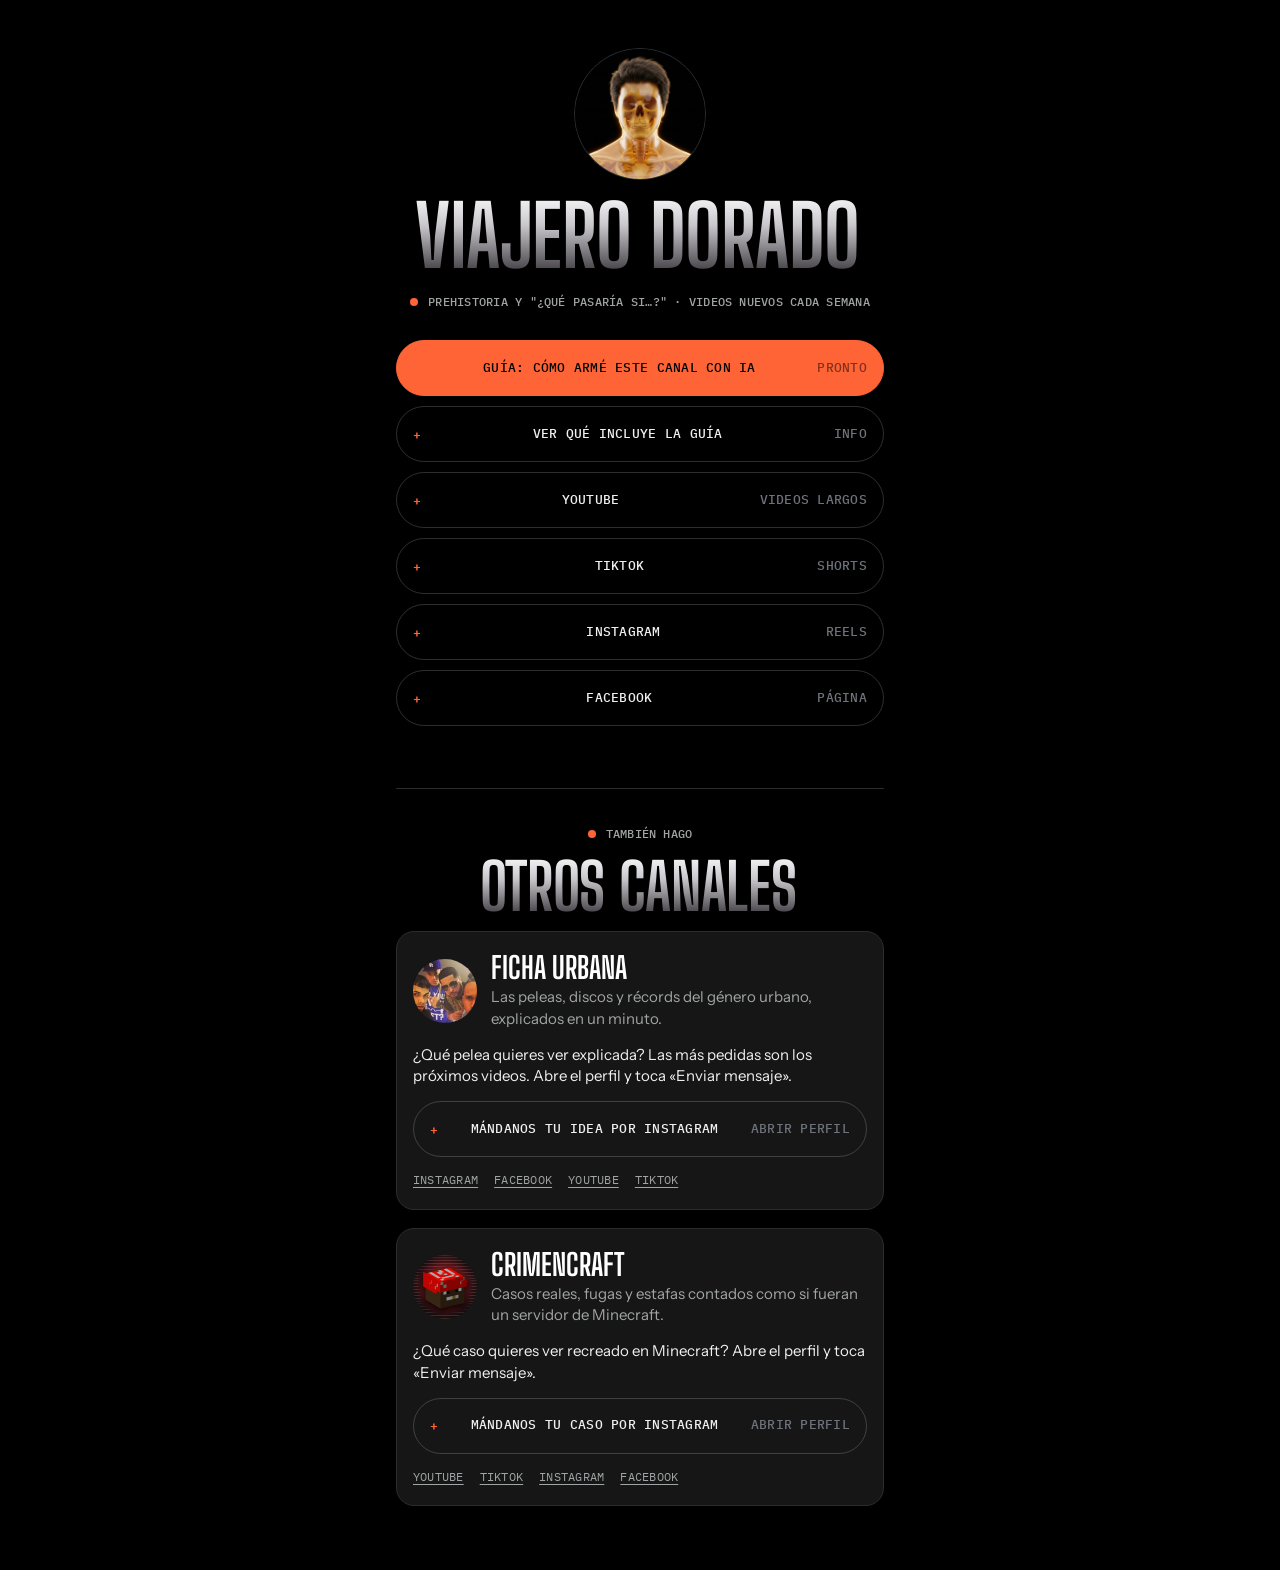
<file: index.html>
<!doctype html>
<html lang="es">
<head>
<meta charset="utf-8">
<meta name="viewport" content="width=device-width, initial-scale=1, viewport-fit=cover">
<title>Viajero Dorado</title>
<meta name="description" content="Todos mis enlaces: la guía para armar tu canal con IA y mis redes.">
<meta name="theme-color" content="#000000">
<link rel="preconnect" href="https://fonts.googleapis.com">
<link rel="preconnect" href="https://fonts.gstatic.com" crossorigin>
<link rel="stylesheet" href="https://fonts.googleapis.com/css2?family=Big+Shoulders+Display:wght@500;700;800&family=IBM+Plex+Mono:wght@400;500;600&family=Instrument+Sans:wght@400;500;600&display=swap">
<link rel="stylesheet" href="estilo.css">
<script src="config.js"></script>
</head>
<body>
<main class="enlaces">
  <div class="avatar"><img src="img/personaje.jpg" alt="El personaje dorado del canal"></div>
  <h1 class="monumento" data-canal>Mi canal</h1>
  <p class="ojo"><i class="punto vivo"></i>Prehistoria y "¿Qué pasaría si…?" · Videos nuevos cada semana</p>
  <nav class="lista" aria-label="Enlaces">
    <a class="pill brasa" data-enlace="comprar" href="guia.html#precio"><span class="mas" aria-hidden="true">+</span>Guía: cómo armé este canal con IA<span class="fin">USD <span data-precio>15</span></span></a>
    <a class="pill" href="guia.html"><span class="mas" aria-hidden="true">+</span>Ver qué incluye la guía<span class="fin">Info</span></a>
    <a class="pill" data-enlace="youtube" href="#"><span class="mas" aria-hidden="true">+</span>YouTube<span class="fin">Videos largos</span></a>
    <a class="pill" data-enlace="tiktok" href="#"><span class="mas" aria-hidden="true">+</span>TikTok<span class="fin">Shorts</span></a>
    <a class="pill" data-enlace="instagram" href="#"><span class="mas" aria-hidden="true">+</span>Instagram<span class="fin">Reels</span></a>
    <a class="pill" data-enlace="facebook" href="#"><span class="mas" aria-hidden="true">+</span>Facebook<span class="fin">Página</span></a>
  </nav>

  <section class="otros" aria-labelledby="otros-titulo">
    <p class="ojo"><i class="punto"></i>También hago</p>
    <h2 id="otros-titulo" class="monumento">Otros canales</h2>

    <article class="canal">
      <div class="canal-cab">
        <img src="img/ficha.png" alt="Logo de Ficha Urbana" width="64" height="64">
        <div>
          <h3>Ficha Urbana</h3>
          <p>Las peleas, discos y récords del género urbano, explicados en un minuto.</p>
        </div>
      </div>
      <p class="pedido">¿Qué pelea quieres ver explicada? Las más pedidas son los próximos videos. Abre el perfil y toca «Enviar mensaje».</p>
      <nav class="lista" aria-label="Ficha Urbana">
        <a class="pill brasa" data-enlace="fichaDestacado" data-ocultar href="#"><span class="mas" aria-hidden="true">+</span>Pedido destacado: tu tema sale primero<span class="fin">Apoyar</span></a>
        <a class="pill lleno" data-enlace="fichaGrupo" data-ocultar href="#"><span class="mas" aria-hidden="true">+</span>Únete al grupo de pedidos<span class="fin">Gratis</span></a>
        <a class="pill" href="https://www.instagram.com/fichaurbana/"><span class="mas" aria-hidden="true">+</span>Mándanos tu idea por Instagram<span class="fin">Abrir perfil</span></a>
      </nav>
      <div class="redes">
        <a href="https://www.instagram.com/fichaurbana/">Instagram</a>
        <a href="https://www.facebook.com/profile.php?id=61596351507342">Facebook</a>
        <a href="https://www.youtube.com/@fichaurbana">YouTube</a>
        <a href="https://www.tiktok.com/@fichaurbana">TikTok</a>
      </div>
    </article>

    <article class="canal">
      <div class="canal-cab">
        <img src="img/crimencraft.png" alt="Logo de CrimenCraft" width="64" height="64">
        <div>
          <h3>CrimenCraft</h3>
          <p>Casos reales, fugas y estafas contados como si fueran un servidor de Minecraft.</p>
        </div>
      </div>
      <p class="pedido">¿Qué caso quieres ver recreado en Minecraft? Abre el perfil y toca «Enviar mensaje».</p>
      <nav class="lista" aria-label="CrimenCraft">
        <a class="pill brasa" data-enlace="crimenDestacado" data-ocultar href="#"><span class="mas" aria-hidden="true">+</span>Pedido destacado: tu caso sale primero<span class="fin">Apoyar</span></a>
        <a class="pill lleno" data-enlace="crimenGrupo" data-ocultar href="#"><span class="mas" aria-hidden="true">+</span>Únete al grupo de pedidos<span class="fin">Gratis</span></a>
        <a class="pill" href="https://www.instagram.com/crimencraft/"><span class="mas" aria-hidden="true">+</span>Mándanos tu caso por Instagram<span class="fin">Abrir perfil</span></a>
      </nav>
      <div class="redes">
        <a href="https://www.youtube.com/@crimencraft">YouTube</a>
        <a href="https://www.tiktok.com/@crimencraft">TikTok</a>
        <a href="https://www.instagram.com/crimencraft/">Instagram</a>
        <a href="https://www.facebook.com/profile.php?id=61596142275341">Facebook</a>
      </div>
    </article>
  </section>
</main>
<script>
(function () {
  var c = window.CONFIG || {};
  document.querySelectorAll('[data-enlace]').forEach(function (a) {
    var k = a.getAttribute('data-enlace'), u = c[k];
    if (u && u.indexOf('XXXX') === -1 && u.indexOf('tucanal') === -1) a.href = u;
    else if (a.hasAttribute('data-ocultar')) a.style.display = 'none';
    else if (k === 'comprar') { var f = a.querySelector('.fin'); if (f) f.textContent = 'Pronto'; }
  });
  if (c.canal && c.canal !== '{CANAL}') document.querySelectorAll('[data-canal]').forEach(function (e) { e.textContent = c.canal; });
  if (c.precio) document.querySelectorAll('[data-precio]').forEach(function (e) { e.textContent = c.precio; });
})();
</script>
</body>
</html>
</file>
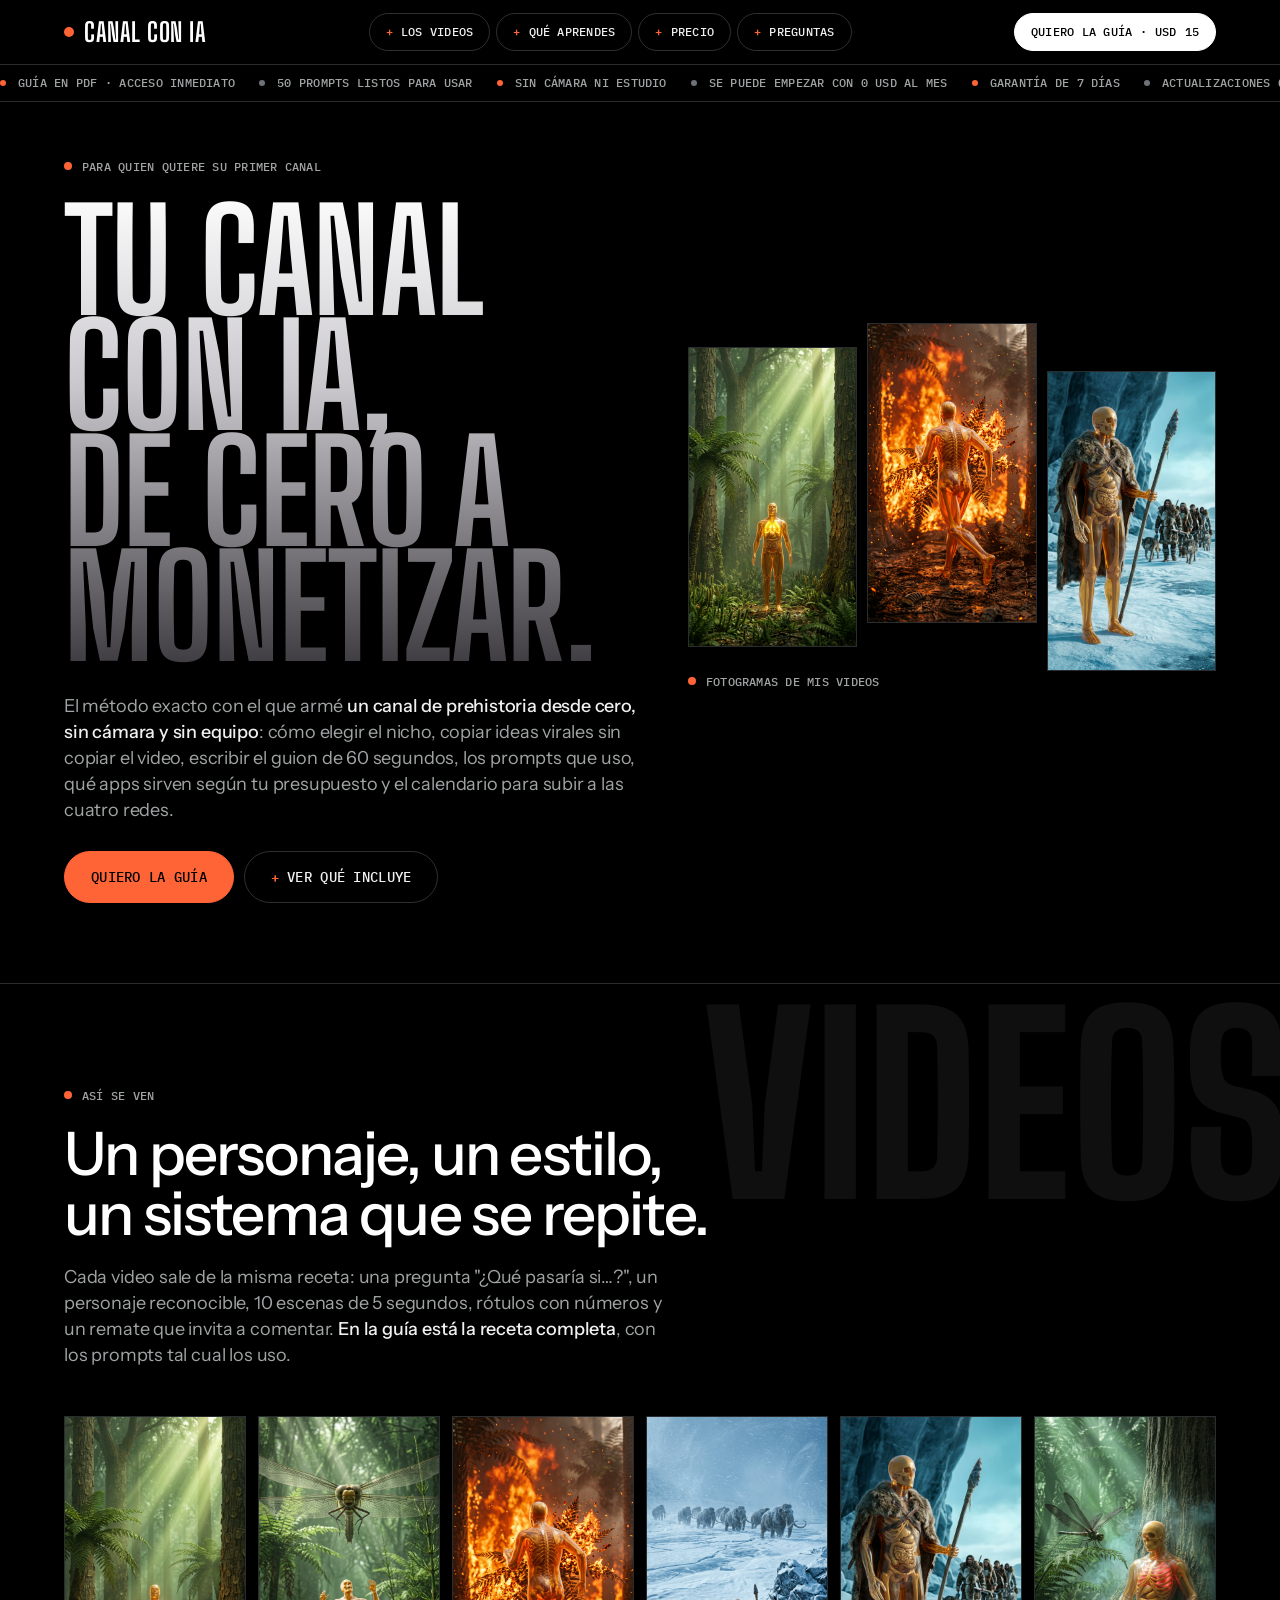
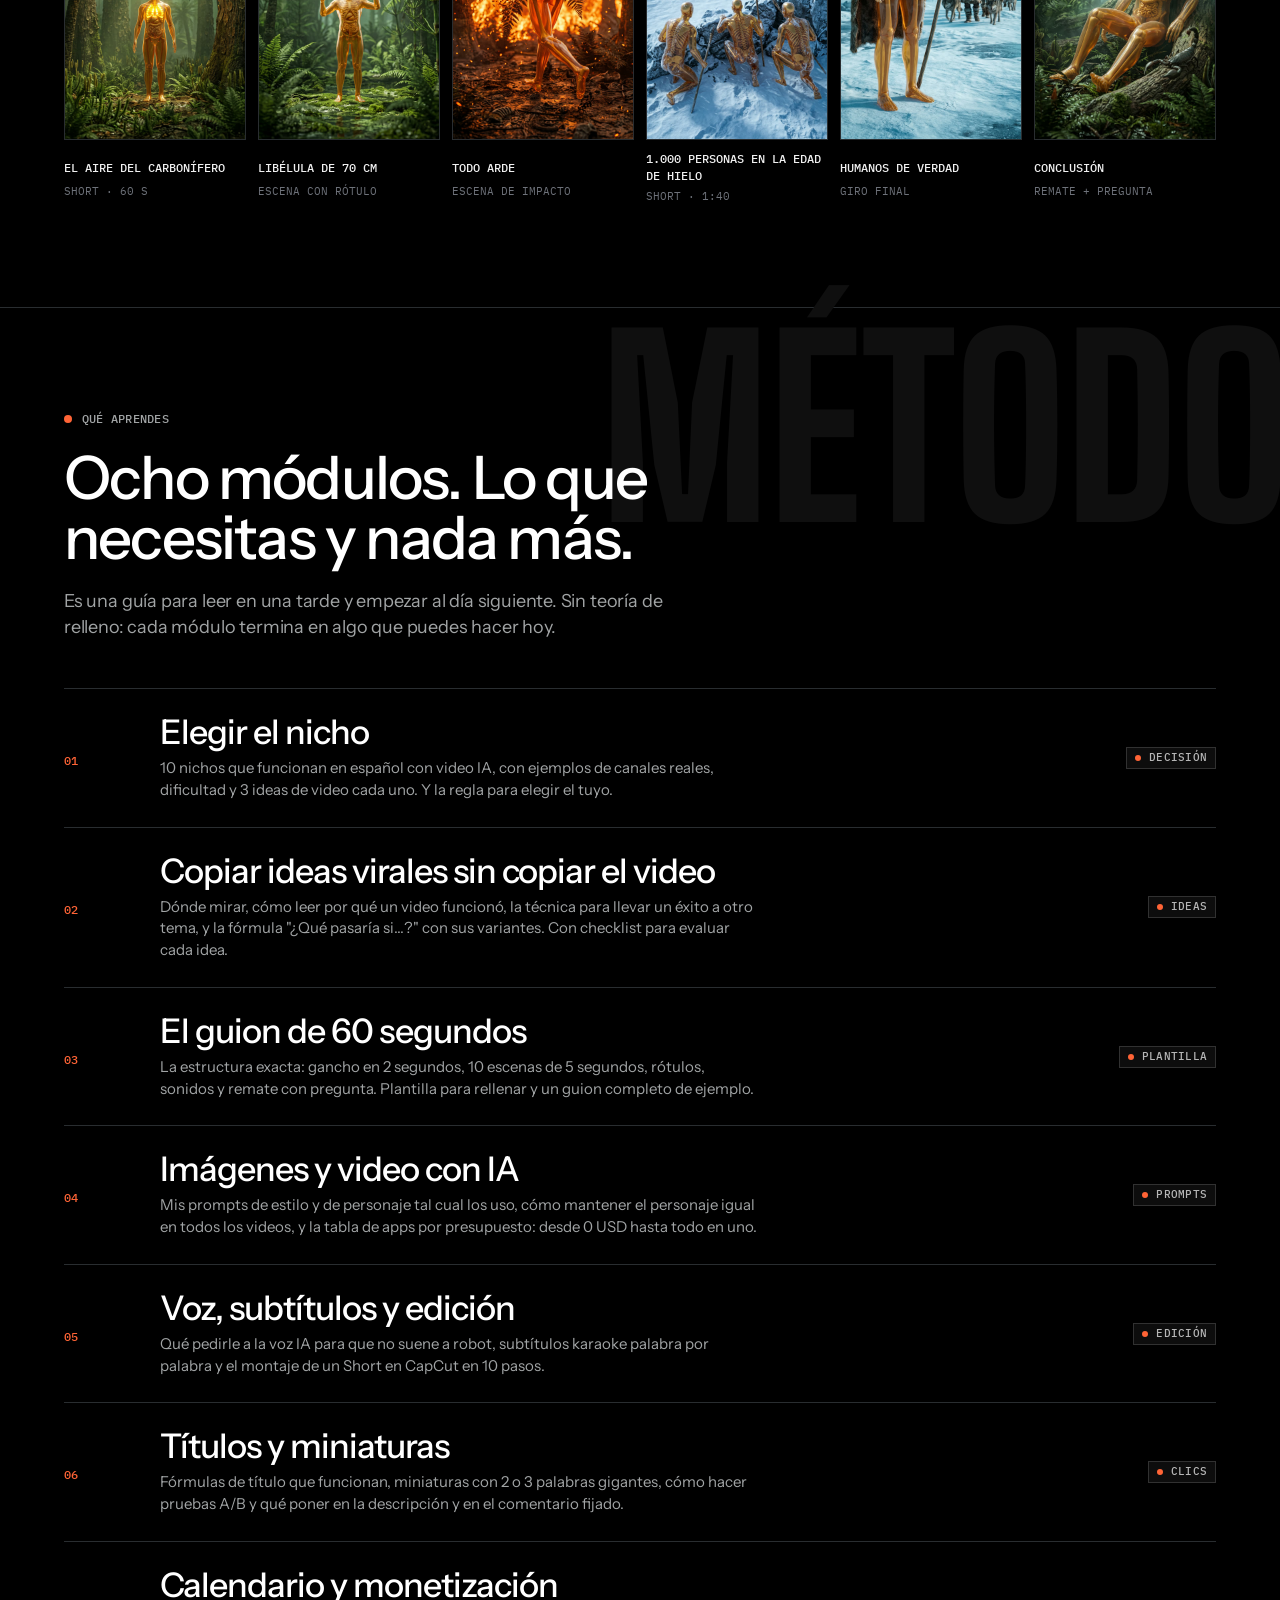
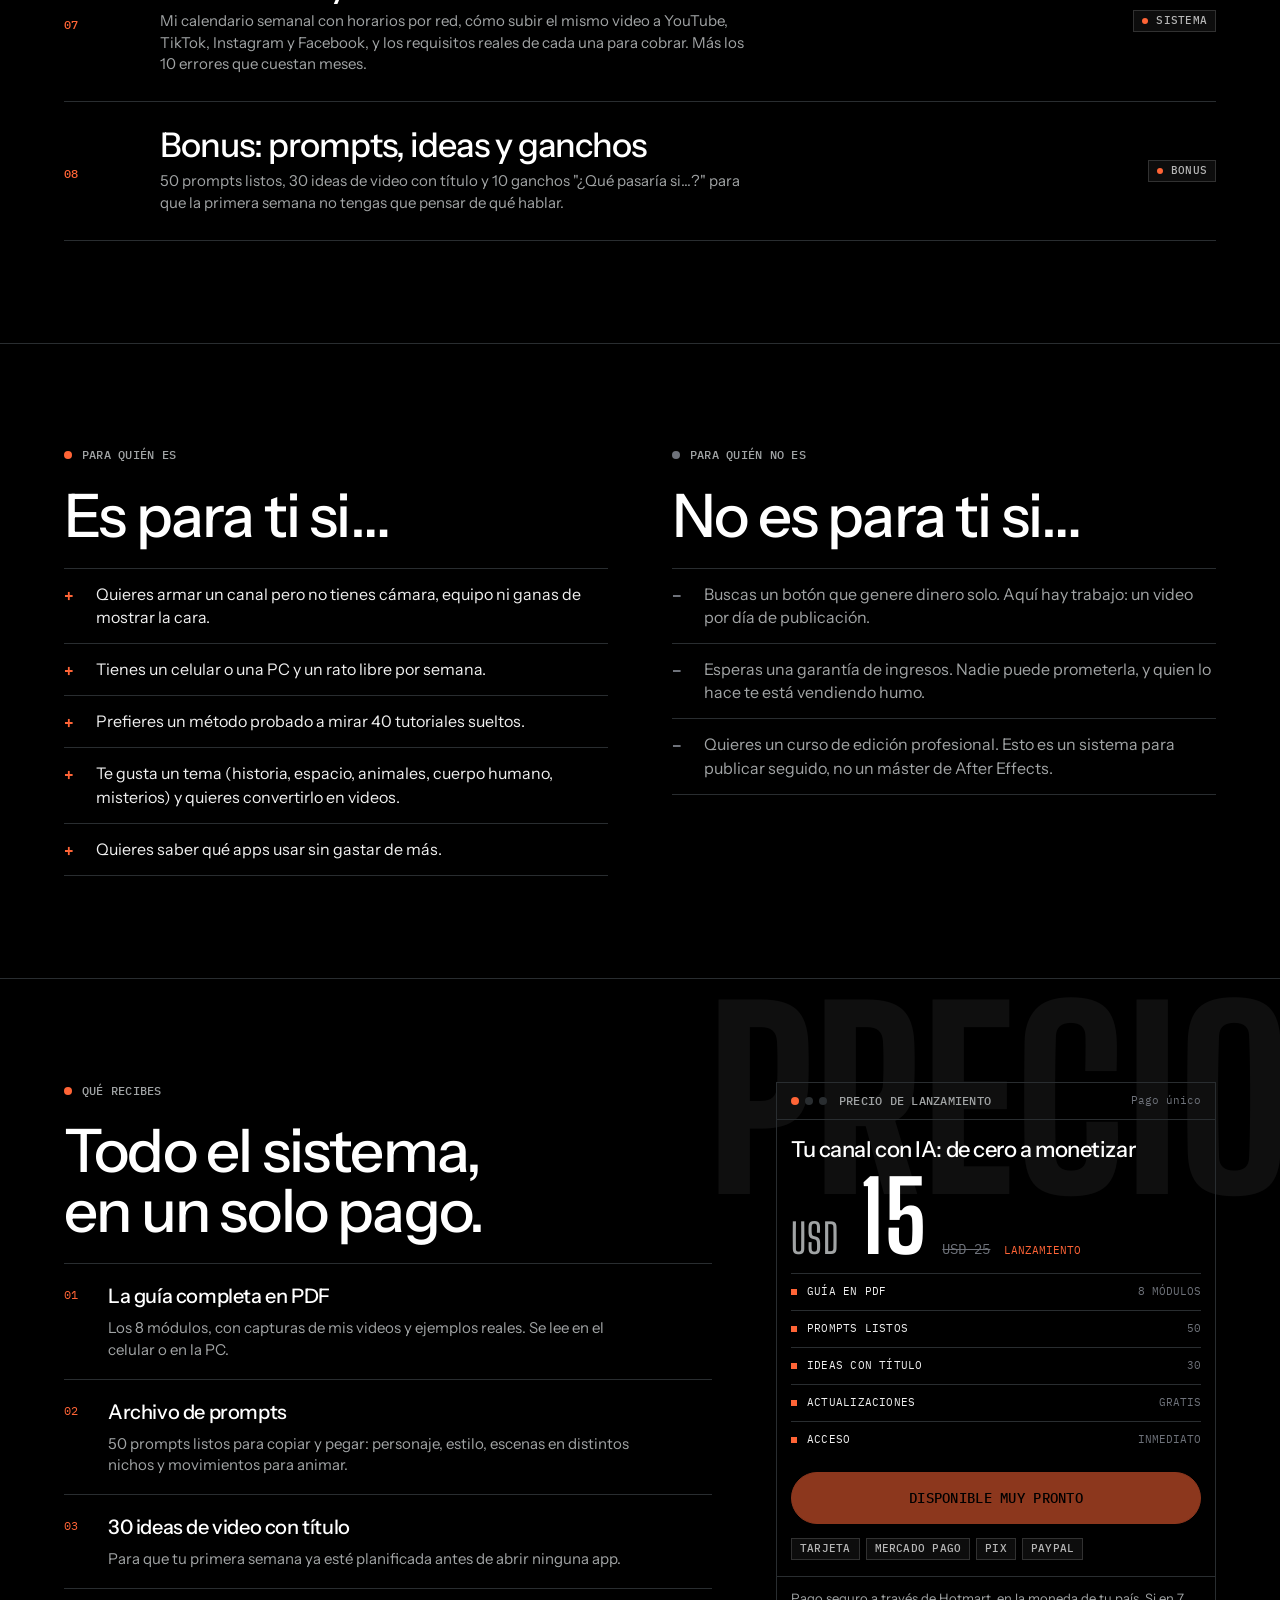
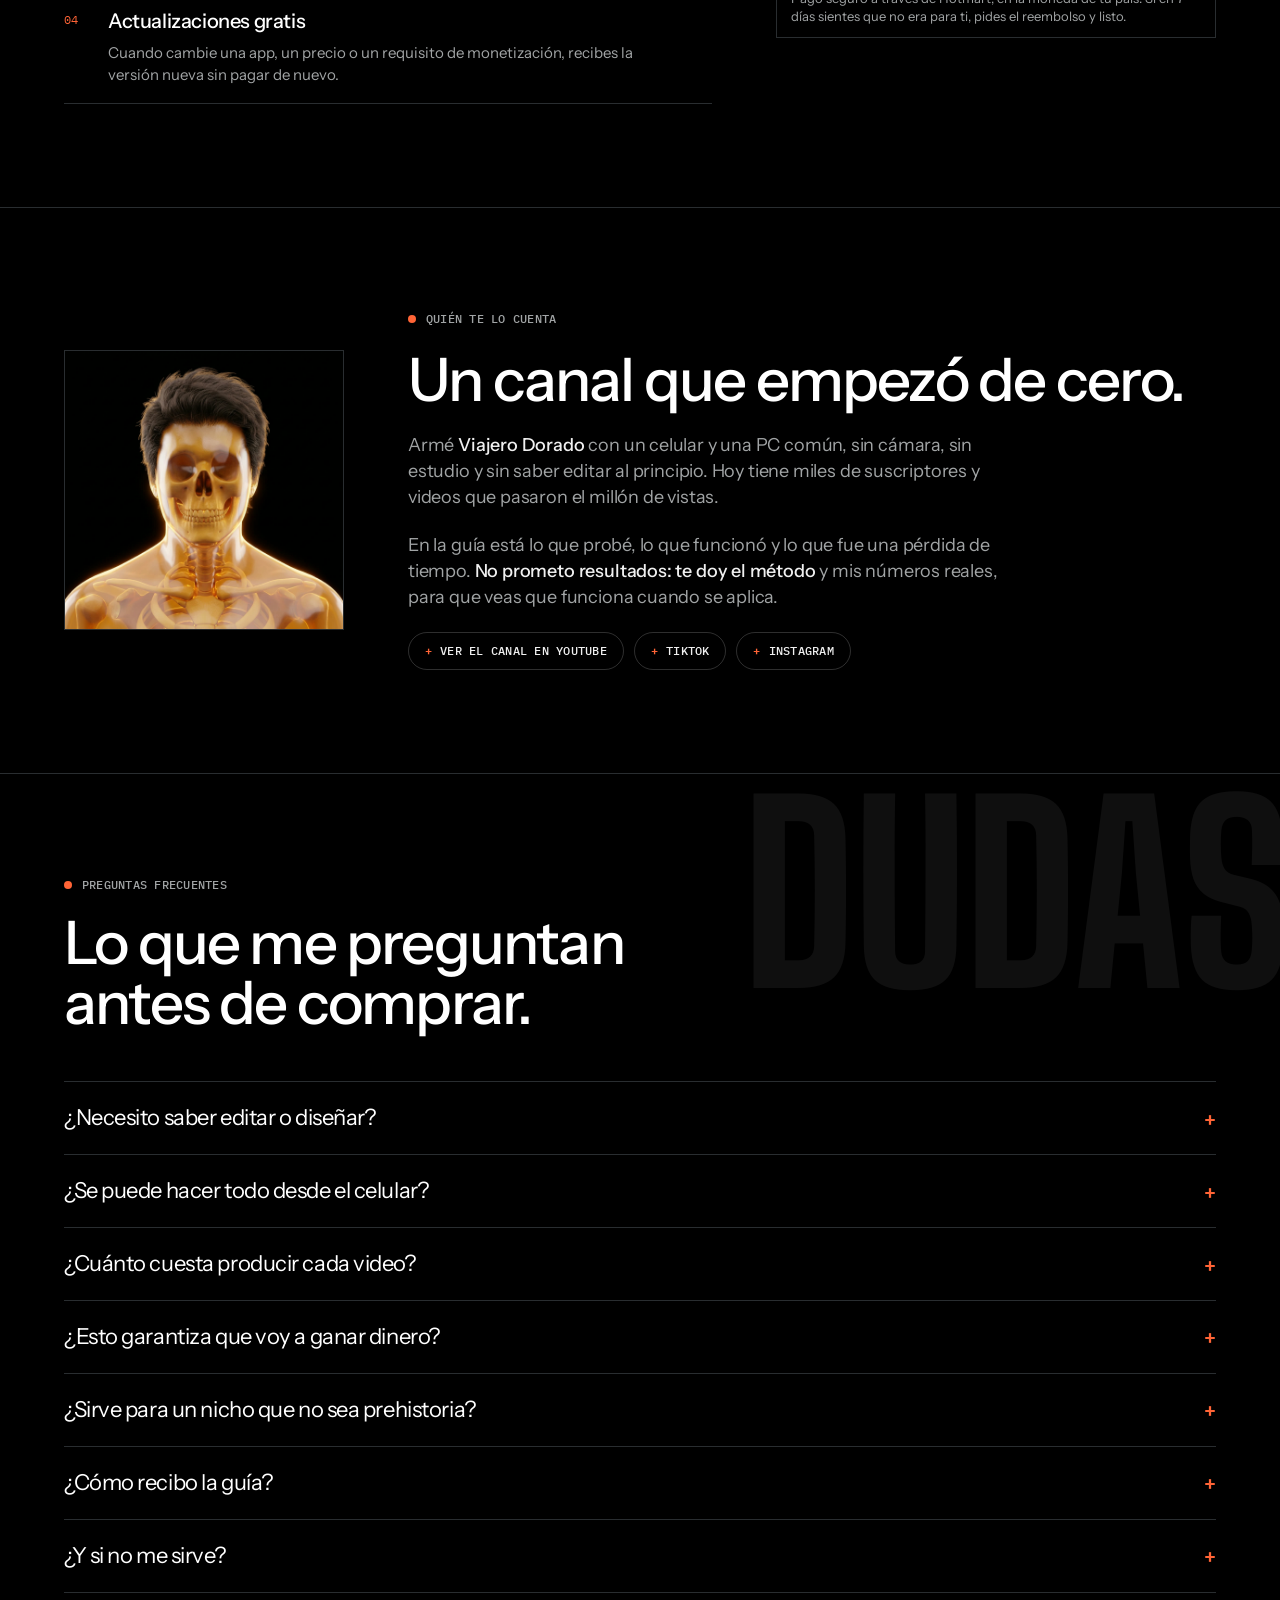
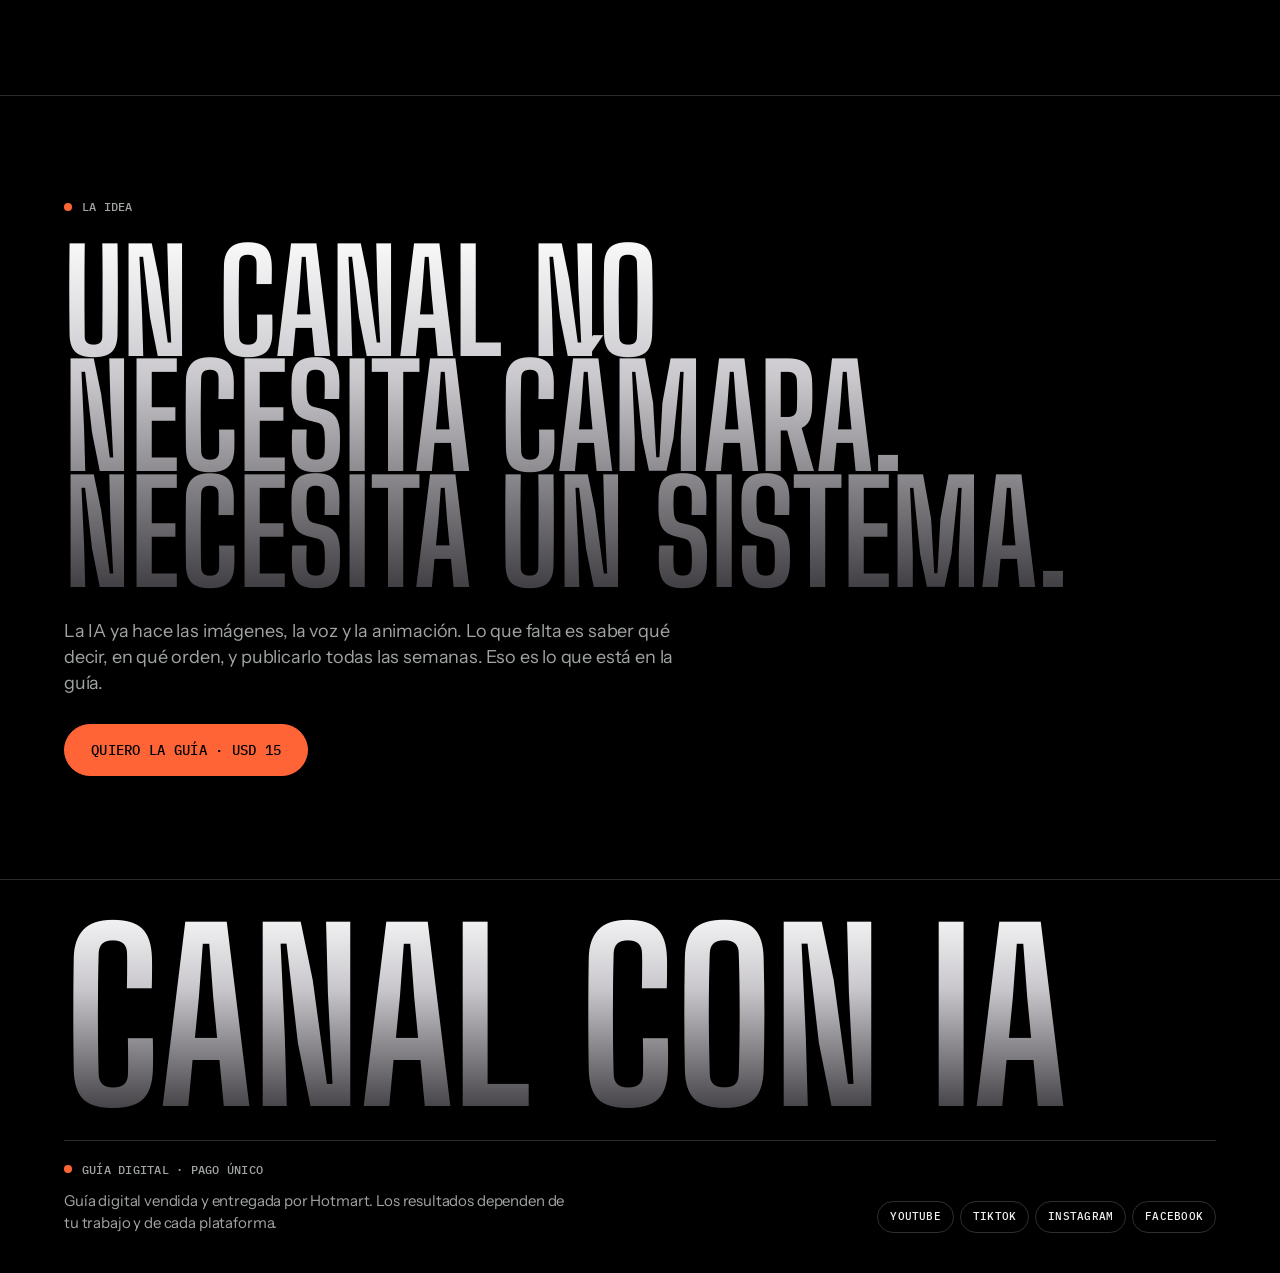
<file: guia.html>
<!doctype html>
<html lang="es">
<head>
<meta charset="utf-8">
<meta name="viewport" content="width=device-width, initial-scale=1, viewport-fit=cover">
<title>Tu canal con IA</title>
<meta name="description" content="La guía con el método exacto para armar un canal de videos hecho con inteligencia artificial, sin mostrar la cara: nicho, ideas virales, guion de 60 segundos, prompts, apps baratas, calendario y requisitos para monetizar.">
<meta property="og:title" content="Tu canal con IA: de cero a monetizar">
<meta property="og:description" content="El método con el que armé un canal 100 % con IA, sin mostrar la cara. Guía en PDF con prompts, apps y calendario.">
<meta property="og:image" content="img/v3.jpg">
<meta name="theme-color" content="#000000">
<link rel="preconnect" href="https://fonts.googleapis.com">
<link rel="preconnect" href="https://fonts.gstatic.com" crossorigin>
<link rel="stylesheet" href="https://fonts.googleapis.com/css2?family=Big+Shoulders+Display:wght@500;700;800&family=IBM+Plex+Mono:wght@400;500;600&family=Instrument+Sans:wght@400;500;600&display=swap">
<link rel="stylesheet" href="estilo.css">
<script src="config.js"></script>
</head>
<body>

<header class="nav">
  <div class="cont">
    <a class="logo" href="#inicio" aria-label="Ir al inicio"><i aria-hidden="true"></i><span>CANAL CON IA</span></a>
    <nav class="nav-links" aria-label="Secciones">
      <a class="pill" href="#videos"><span class="mas" aria-hidden="true">+</span>Los videos</a>
      <a class="pill" href="#aprendes"><span class="mas" aria-hidden="true">+</span>Qué aprendes</a>
      <a class="pill" href="#precio"><span class="mas" aria-hidden="true">+</span>Precio</a>
      <a class="pill" href="#preguntas"><span class="mas" aria-hidden="true">+</span>Preguntas</a>
    </nav>
    <a class="pill lleno" data-enlace="comprar" href="#precio"><span class="cta-largo">Quiero la guía · </span>USD <span data-precio>15</span></a>
  </div>
</header>
<div class="cinta mono" aria-hidden="true">
  <div class="cinta-pista" id="cinta">
    <span><i class="punto"></i>Guía en PDF · acceso inmediato</span>
    <span><i class="punto gris"></i>50 prompts listos para usar</span>
    <span><i class="punto"></i>Sin cámara ni estudio</span>
    <span><i class="punto gris"></i>Se puede empezar con 0 USD al mes</span>
    <span><i class="punto"></i>Garantía de 7 días</span>
    <span><i class="punto gris"></i>Actualizaciones gratis</span>
  </div>
</div>

<main id="inicio">

  <!-- Portada -->
  <section class="hero" aria-labelledby="t-hero">
    <div class="cont">
      <div class="hero-texto">
        <p class="ojo"><i class="punto vivo"></i>Para quien quiere su primer canal</p>
        <h1 class="monumento" id="t-hero">Tu canal con IA, de cero a monetizar.</h1>
        <p class="cuerpo">El método exacto con el que armé <b>un canal de prehistoria desde cero, sin cámara y sin equipo</b>: cómo elegir el nicho, copiar ideas virales sin copiar el video, escribir el guion de 60 segundos, los prompts que uso, qué apps sirven según tu presupuesto y el calendario para subir a las cuatro redes.</p>
        <div class="hero-acciones">
          <a class="pill brasa grande" data-enlace="comprar" href="#precio">Quiero la guía</a>
          <a class="pill grande" href="#aprendes"><span class="mas" aria-hidden="true">+</span>Ver qué incluye</a>
        </div>
      </div>
      <div class="collage" aria-label="Fotogramas de los videos">
        <figure><img src="img/v1.jpg" alt="El personaje dorado respira en un bosque del Carbonífero" loading="eager"></figure>
        <figure><img src="img/v3.jpg" alt="El personaje dorado corre delante de un incendio" loading="eager"></figure>
        <figure><img src="img/v5.jpg" alt="El personaje dorado con pieles y lanza junto a humanos de la Edad de Hielo" loading="eager"></figure>
        <p class="pista ojo"><i class="punto"></i>Fotogramas de mis videos</p>
      </div>
    </div>
  </section>

  <!-- Los videos -->
  <section class="seccion recortada" id="videos" aria-labelledby="t-videos">
    <p class="fantasma" aria-hidden="true">Videos</p>
    <div class="cont">
      <div class="cab-sec">
        <p class="ojo"><i class="punto"></i>Así se ven</p>
        <h2 class="t" id="t-videos">Un personaje, un estilo, un sistema que se repite.</h2>
        <p class="cuerpo">Cada video sale de la misma receta: una pregunta "¿Qué pasaría si…?", un personaje reconocible, 10 escenas de 5 segundos, rótulos con números y un remate que invita a comentar. <b>En la guía está la receta completa</b>, con los prompts tal cual los uso.</p>
      </div>
      <div class="galeria">
        <figure><img src="img/v1.jpg" alt="" loading="lazy"><figcaption><span class="n">El aire del Carbonífero</span><span class="v">Short · 60 s</span></figcaption></figure>
        <figure><img src="img/v2.jpg" alt="" loading="lazy"><figcaption><span class="n">Libélula de 70 cm</span><span class="v">Escena con rótulo</span></figcaption></figure>
        <figure><img src="img/v3.jpg" alt="" loading="lazy"><figcaption><span class="n">Todo arde</span><span class="v">Escena de impacto</span></figcaption></figure>
        <figure><img src="img/v4.jpg" alt="" loading="lazy"><figcaption><span class="n">1.000 personas en la Edad de Hielo</span><span class="v">Short · 1:40</span></figcaption></figure>
        <figure><img src="img/v5.jpg" alt="" loading="lazy"><figcaption><span class="n">Humanos de verdad</span><span class="v">Giro final</span></figcaption></figure>
        <figure><img src="img/v6.jpg" alt="" loading="lazy"><figcaption><span class="n">Conclusión</span><span class="v">Remate + pregunta</span></figcaption></figure>
      </div>
    </div>
  </section>

  <!-- Qué aprendes -->
  <section class="seccion recortada" id="aprendes" aria-labelledby="t-apr">
    <p class="fantasma" aria-hidden="true">Método</p>
    <div class="cont">
      <div class="cab-sec">
        <p class="ojo"><i class="punto"></i>Qué aprendes</p>
        <h2 class="t" id="t-apr">Ocho módulos. Lo que necesitas y nada más.</h2>
        <p class="cuerpo">Es una guía para leer en una tarde y empezar al día siguiente. Sin teoría de relleno: cada módulo termina en algo que puedes hacer hoy.</p>
      </div>
      <ol class="modulos">
        <li class="mod"><span class="idx">01</span><div class="mod-texto"><h3>Elegir el nicho</h3><p>10 nichos que funcionan en español con video IA, con ejemplos de canales reales, dificultad y 3 ideas de video cada uno. Y la regla para elegir el tuyo.</p></div><span class="etiq"><i class="punto"></i>Decisión</span></li>
        <li class="mod"><span class="idx">02</span><div class="mod-texto"><h3>Copiar ideas virales sin copiar el video</h3><p>Dónde mirar, cómo leer por qué un video funcionó, la técnica para llevar un éxito a otro tema, y la fórmula "¿Qué pasaría si…?" con sus variantes. Con checklist para evaluar cada idea.</p></div><span class="etiq"><i class="punto"></i>Ideas</span></li>
        <li class="mod"><span class="idx">03</span><div class="mod-texto"><h3>El guion de 60 segundos</h3><p>La estructura exacta: gancho en 2 segundos, 10 escenas de 5 segundos, rótulos, sonidos y remate con pregunta. Plantilla para rellenar y un guion completo de ejemplo.</p></div><span class="etiq"><i class="punto"></i>Plantilla</span></li>
        <li class="mod"><span class="idx">04</span><div class="mod-texto"><h3>Imágenes y video con IA</h3><p>Mis prompts de estilo y de personaje tal cual los uso, cómo mantener el personaje igual en todos los videos, y la tabla de apps por presupuesto: desde 0 USD hasta todo en uno.</p></div><span class="etiq"><i class="punto"></i>Prompts</span></li>
        <li class="mod"><span class="idx">05</span><div class="mod-texto"><h3>Voz, subtítulos y edición</h3><p>Qué pedirle a la voz IA para que no suene a robot, subtítulos karaoke palabra por palabra y el montaje de un Short en CapCut en 10 pasos.</p></div><span class="etiq"><i class="punto"></i>Edición</span></li>
        <li class="mod"><span class="idx">06</span><div class="mod-texto"><h3>Títulos y miniaturas</h3><p>Fórmulas de título que funcionan, miniaturas con 2 o 3 palabras gigantes, cómo hacer pruebas A/B y qué poner en la descripción y en el comentario fijado.</p></div><span class="etiq"><i class="punto"></i>Clics</span></li>
        <li class="mod"><span class="idx">07</span><div class="mod-texto"><h3>Calendario y monetización</h3><p>Mi calendario semanal con horarios por red, cómo subir el mismo video a YouTube, TikTok, Instagram y Facebook, y los requisitos reales de cada una para cobrar. Más los 10 errores que cuestan meses.</p></div><span class="etiq"><i class="punto"></i>Sistema</span></li>
        <li class="mod"><span class="idx">08</span><div class="mod-texto"><h3>Bonus: prompts, ideas y ganchos</h3><p>50 prompts listos, 30 ideas de video con título y 10 ganchos "¿Qué pasaría si…?" para que la primera semana no tengas que pensar de qué hablar.</p></div><span class="etiq"><i class="punto"></i>Bonus</span></li>
      </ol>
    </div>
  </section>

  <!-- Para quién -->
  <section class="seccion" id="paraquien" aria-labelledby="t-pq">
    <div class="cont split">
      <div class="col-texto">
        <p class="ojo"><i class="punto"></i>Para quién es</p>
        <h2 class="t" id="t-pq">Es para ti si…</h2>
        <ul class="lista-si">
          <li>Quieres armar un canal pero no tienes cámara, equipo ni ganas de mostrar la cara.</li>
          <li>Tienes un celular o una PC y un rato libre por semana.</li>
          <li>Prefieres un método probado a mirar 40 tutoriales sueltos.</li>
          <li>Te gusta un tema (historia, espacio, animales, cuerpo humano, misterios) y quieres convertirlo en videos.</li>
          <li>Quieres saber qué apps usar sin gastar de más.</li>
        </ul>
      </div>
      <div class="col-texto">
        <p class="ojo"><i class="punto gris"></i>Para quién no es</p>
        <h2 class="t">No es para ti si…</h2>
        <ul class="lista-no">
          <li>Buscas un botón que genere dinero solo. Aquí hay trabajo: un video por día de publicación.</li>
          <li>Esperas una garantía de ingresos. Nadie puede prometerla, y quien lo hace te está vendiendo humo.</li>
          <li>Quieres un curso de edición profesional. Esto es un sistema para publicar seguido, no un máster de After Effects.</li>
        </ul>
      </div>
    </div>
  </section>

  <!-- Precio -->
  <section class="seccion recortada" id="precio" aria-labelledby="t-precio">
    <p class="fantasma" aria-hidden="true">Precio</p>
    <div class="cont oferta">
      <div class="col-texto">
        <p class="ojo"><i class="punto"></i>Qué recibes</p>
        <h2 class="t" id="t-precio">Todo el sistema, en un solo pago.</h2>
        <ul class="incluye">
          <li><span class="idx">01</span><div><h3>La guía completa en PDF</h3><p>Los 8 módulos, con capturas de mis videos y ejemplos reales. Se lee en el celular o en la PC.</p></div></li>
          <li><span class="idx">02</span><div><h3>Archivo de prompts</h3><p>50 prompts listos para copiar y pegar: personaje, estilo, escenas en distintos nichos y movimientos para animar.</p></div></li>
          <li><span class="idx">03</span><div><h3>30 ideas de video con título</h3><p>Para que tu primera semana ya esté planificada antes de abrir ninguna app.</p></div></li>
          <li><span class="idx">04</span><div><h3>Actualizaciones gratis</h3><p>Cuando cambie una app, un precio o un requisito de monetización, recibes la versión nueva sin pagar de nuevo.</p></div></li>
        </ul>
      </div>
      <div class="ticket" aria-label="Precio">
        <div class="ticket-cab"><span class="luces" aria-hidden="true"><i></i><i></i><i></i></span><span class="mono">Precio de lanzamiento</span><span class="fecha">Pago único</span></div>
        <div class="ticket-cuerpo">
          <p class="r-prod">Tu canal con IA: de cero a monetizar</p>
          <div class="precio">
            <span class="numero"><small>USD</small> <span data-precio>15</span></span>
            <span class="antes" data-precio-antes>USD 25</span>
            <span class="ahorro" data-ahorro>Lanzamiento</span>
          </div>
          <ul class="leyenda">
            <li><i></i><span>Guía en PDF</span><em>8 módulos</em></li>
            <li><i></i><span>Prompts listos</span><em>50</em></li>
            <li><i></i><span>Ideas con título</span><em>30</em></li>
            <li><i></i><span>Actualizaciones</span><em>Gratis</em></li>
            <li><i></i><span>Acceso</span><em>Inmediato</em></li>
          </ul>
          <a class="pill brasa grande" data-enlace="comprar" data-pronto href="#precio">Comprar la guía</a>
          <div class="pagos" aria-label="Formas de pago">
            <span class="etiq">Tarjeta</span><span class="etiq">Mercado Pago</span><span class="etiq">Pix</span><span class="etiq">PayPal</span>
          </div>
        </div>
        <p class="alerta">Pago seguro a través de Hotmart, en la moneda de tu país. Si en 7 días sientes que no era para ti, pides el reembolso y listo.</p>
      </div>
    </div>
  </section>

  <!-- Quién soy -->
  <section class="seccion" id="quien" aria-labelledby="t-quien">
    <div class="cont quien">
      <div class="retrato"><img src="img/personaje.jpg" alt="El personaje dorado translúcido del canal" loading="lazy"></div>
      <div class="col-texto">
        <p class="ojo"><i class="punto"></i>Quién te lo cuenta</p>
        <h2 class="t" id="t-quien">Un canal que empezó de cero.</h2>
        <p class="cuerpo">Armé <b data-canal>mi canal</b> con un celular y una PC común, sin cámara, sin estudio y sin saber editar al principio. Hoy tiene miles de suscriptores y videos que pasaron el millón de vistas.</p>
        <p class="cuerpo">En la guía está lo que probé, lo que funcionó y lo que fue una pérdida de tiempo. <b>No prometo resultados: te doy el método</b> y mis números reales, para que veas que funciona cuando se aplica.</p>
        <div class="hero-acciones">
          <a class="pill" data-enlace="youtube" href="#"><span class="mas" aria-hidden="true">+</span>Ver el canal en YouTube</a>
          <a class="pill" data-enlace="tiktok" href="#"><span class="mas" aria-hidden="true">+</span>TikTok</a>
          <a class="pill" data-enlace="instagram" href="#"><span class="mas" aria-hidden="true">+</span>Instagram</a>
        </div>
      </div>
    </div>
  </section>

  <!-- Preguntas -->
  <section class="seccion recortada" id="preguntas" aria-labelledby="t-faq">
    <p class="fantasma" aria-hidden="true">Dudas</p>
    <div class="cont">
      <div class="cab-sec">
        <p class="ojo"><i class="punto"></i>Preguntas frecuentes</p>
        <h2 class="t" id="t-faq">Lo que me preguntan antes de comprar.</h2>
      </div>
      <div class="faq">
        <details><summary>¿Necesito saber editar o diseñar?</summary><p class="cuerpo">No. El montaje se hace en CapCut siguiendo 10 pasos que están en la guía, y las imágenes las genera la IA con los prompts que te doy. Si sabes usar un celular, puedes hacerlo.</p></details>
        <details><summary>¿Se puede hacer todo desde el celular?</summary><p class="cuerpo">Sí. Todas las apps del nivel gratis y del nivel básico tienen versión para celular. Con PC es más cómodo, pero no es obligatorio.</p></details>
        <details><summary>¿Cuánto cuesta producir cada video?</summary><p class="cuerpo">Depende del nivel que elijas. Con las apps gratis, 0 USD y algo más de tiempo. Con el nivel básico, entre 10 y 30 USD al mes para publicar 4 o 5 videos por semana. La tabla con precios actuales está en el módulo 4.</p></details>
        <details><summary>¿Esto garantiza que voy a ganar dinero?</summary><p class="cuerpo">No, y desconfía de quien te lo prometa. Lo que garantizo es que vas a tener el sistema completo y los requisitos reales de cada plataforma para monetizar. Llegar depende de que publiques seguido y mejores con tus propias estadísticas.</p></details>
        <details><summary>¿Sirve para un nicho que no sea prehistoria?</summary><p class="cuerpo">Sí. El módulo 1 compara 10 nichos y el módulo 8 trae ideas y prompts para varios. El método es el mismo: cambia el tema, no el sistema.</p></details>
        <details><summary>¿Cómo recibo la guía?</summary><p class="cuerpo">Apenas se confirma el pago, Hotmart te manda un correo con el acceso para descargar el PDF y el archivo de prompts. Queda en tu cuenta de Hotmart para siempre, con las actualizaciones incluidas.</p></details>
        <details><summary>¿Y si no me sirve?</summary><p class="cuerpo">Tienes 7 días para pedir el reembolso desde Hotmart, sin explicaciones.</p></details>
      </div>
    </div>
  </section>

  <!-- Monumento -->
  <section class="seccion monu" aria-label="Idea">
    <div class="cont">
      <p class="ojo"><i class="punto"></i>La idea</p>
      <h2 class="monumento">Un canal no necesita cámara. Necesita un sistema.</h2>
      <p class="cuerpo">La IA ya hace las imágenes, la voz y la animación. Lo que falta es saber qué decir, en qué orden, y publicarlo todas las semanas. Eso es lo que está en la guía.</p>
      <div class="hero-acciones"><a class="pill brasa grande" data-enlace="comprar" href="#precio">Quiero la guía · USD <span data-precio>15</span></a></div>
    </div>
  </section>
</main>

<footer class="pie">
  <div class="cont">
    <p class="pie-marca monumento" aria-label="Canal con IA">CANAL CON IA</p>
    <div class="pie-abajo">
      <div style="display:grid;gap:12px;max-width:40em">
        <p class="ojo"><i class="punto vivo"></i>Guía digital · pago único</p>
        <p class="cuerpo" style="font-size:15px">Guía digital vendida y entregada por Hotmart. Los resultados dependen de tu trabajo y de cada plataforma.</p>
      </div>
      <nav class="pie-links" aria-label="Redes">
        <a class="pill chica" data-enlace="youtube" href="#">YouTube</a>
        <a class="pill chica" data-enlace="tiktok" href="#">TikTok</a>
        <a class="pill chica" data-enlace="instagram" href="#">Instagram</a>
        <a class="pill chica" data-enlace="facebook" href="#">Facebook</a>
      </nav>
    </div>
  </div>
</footer>

<div class="barra" aria-label="Comprar">
  <div><span class="k">Guía en PDF · pago único</span><output>USD <span data-precio>15</span></output></div>
  <a class="pill brasa" data-enlace="comprar" href="#precio">Comprar</a>
</div>

<script>
(function () {
  var c = window.CONFIG || {};
  // Enlaces desde config.js
  document.querySelectorAll('[data-enlace]').forEach(function (a) {
    var k = a.getAttribute('data-enlace'), u = c[k];
    if (u && u.indexOf('XXXX') === -1 && u.indexOf('tucanal') === -1) a.href = u;
    else if (k === 'comprar' && a.hasAttribute('data-pronto')) { a.textContent = 'Disponible muy pronto'; a.classList.add('apagado'); }
  });
  // Nombre del canal
  if (c.canal && c.canal !== '{CANAL}') document.querySelectorAll('[data-canal]').forEach(function (e) { e.textContent = c.canal; });
  // Precio
  if (c.precio) document.querySelectorAll('[data-precio]').forEach(function (e) { e.textContent = c.precio; });
  var antes = document.querySelector('[data-precio-antes]'), ahorro = document.querySelector('[data-ahorro]');
  if (antes) { if (c.precioAntes) antes.textContent = 'USD ' + c.precioAntes; else { antes.hidden = true; if (ahorro) ahorro.hidden = true; } }
  // Cinta infinita
  var cinta = document.getElementById('cinta');
  if (cinta) cinta.innerHTML += cinta.innerHTML;
})();
</script>
</body>
</html>
</file>
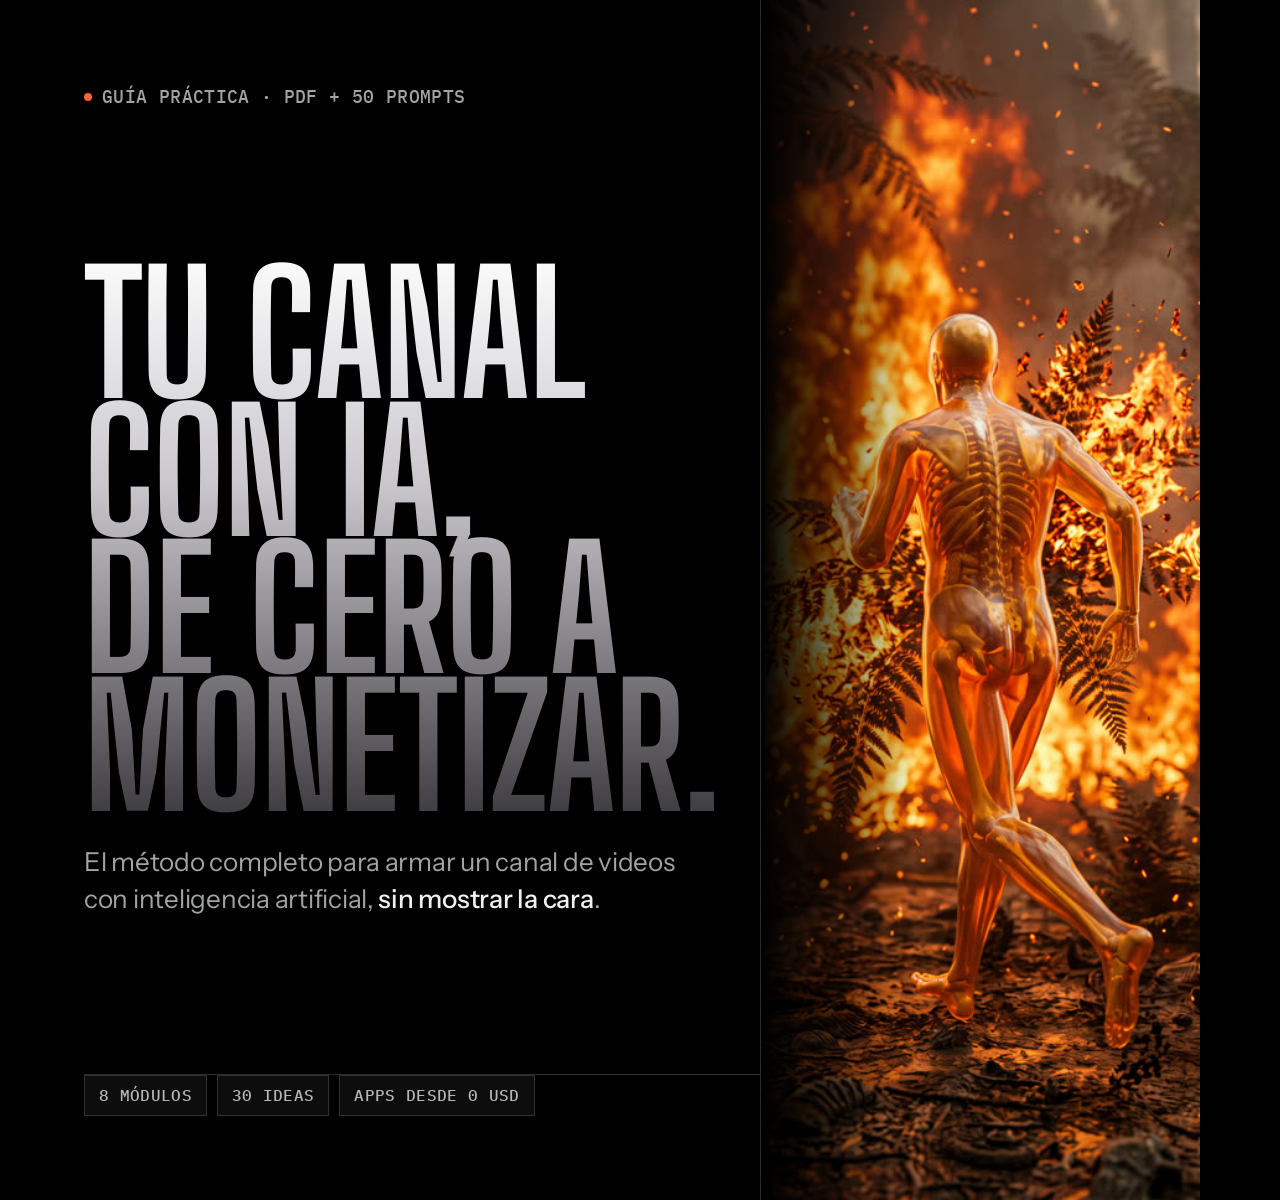
<file: portada.html>
<!doctype html>
<html lang="es">
<head>
<meta charset="utf-8">
<title>Portada</title>
<link rel="stylesheet" href="https://fonts.googleapis.com/css2?family=Big+Shoulders+Display:wght@700;800&family=IBM+Plex+Mono:wght@500&family=Instrument+Sans:wght@400;500&display=swap">
<link rel="stylesheet" href="estilo.css">
<style>
  html, body { width: 1200px; height: 1200px; overflow: hidden; }
  .portada { position: relative; width: 1200px; height: 1200px; background: #000; display: grid; grid-template-columns: 1fr 440px; }
  .texto { padding: 84px 0 84px 84px; display: flex; flex-direction: column; justify-content: space-between; }
  .texto h1 { font-size: 168px; }
  .texto .cuerpo { font-size: 26px; max-width: 24em; }
  .texto .ojo { font-size: 18px; }
  .pie { display: flex; gap: 10px; }
  .pie .etiq { font-size: 16px; padding: 8px 14px; }
  .lado { position: relative; overflow: hidden; border-left: 1px solid var(--grafito); }
  .lado img { position: absolute; inset: 0; width: 100%; height: 100%; object-fit: cover; object-position: center; }
  .lado::after { content: ""; position: absolute; inset: 0; background: linear-gradient(90deg, #000 0, rgba(0,0,0,0) 35%); }
  .marca { position: absolute; left: 84px; bottom: 84px; display: flex; align-items: center; gap: 12px; }
  .marca i { width: 14px; height: 14px; border-radius: 50%; background: var(--brasa); }
  .marca span { font-family: var(--fd); font-weight: 700; font-size: 34px; letter-spacing: .02em; color: #fff; }
</style>
</head>
<body>
<div class="portada">
  <div class="texto">
    <p class="ojo"><i class="punto"></i>Guía práctica · PDF + 50 prompts</p>
    <div>
      <h1 class="monumento">Tu canal con IA, de cero a monetizar.</h1>
      <p class="cuerpo" style="margin-top:28px">El método completo para armar un canal de videos con inteligencia artificial, <b>sin mostrar la cara</b>.</p>
    </div>
    <div class="pie"><span class="etiq">8 módulos</span><span class="etiq">30 ideas</span><span class="etiq">Apps desde 0 USD</span></div>
  </div>
  <div class="lado"><img src="img/v3.jpg" alt=""></div>
</div>
</body>
</html>
</file>
<file: estilo.css>
/* Diseño reciclado de ANMA: negro puro con líneas finas de grafito, etiquetas en monoespaciada,
   títulos monumentales condensados con degradé, un solo acento naranja brasa. */
:root {
  --negro: #000000; --onix: #161616; --grafito: #292d30; --hierro: #6e727a; --ceniza: #a1a4a5;
  --plata: #c9c7cc; --hueso: #f0f0f0; --blanco: #ffffff; --brasa: #ff6436;
  --fd: "Big Shoulders Display", Impact, "Arial Narrow", sans-serif;
  --fs: "Instrument Sans", "Helvetica Neue", Arial, sans-serif;
  --fm: "IBM Plex Mono", Consolas, "Courier New", monospace;
  --suave: cubic-bezier(0.32, 0.72, 0, 1);
  color-scheme: dark;
}
* { box-sizing: border-box; }
[hidden] { display: none !important; }
html { scroll-behavior: smooth; }
body { margin: 0; background: var(--negro); color: var(--hueso); font-family: var(--fs); font-size: 17px; line-height: 1.45; -webkit-font-smoothing: antialiased; }
h1, h2, h3, h4, p { margin: 0; }
h1, h2, h3, h4 { font-weight: 500; text-wrap: balance; }
button { font: inherit; color: inherit; cursor: pointer; }
a { color: inherit; }
img { display: block; max-width: 100%; }
:focus-visible { outline: 2px solid var(--blanco); outline-offset: 3px; }
section[id] { scroll-margin-top: 90px; }

.cont { max-width: 1200px; margin: 0 auto; padding-left: max(16px, env(safe-area-inset-left, 0px)); padding-right: max(16px, env(safe-area-inset-right, 0px)); }
@media (min-width: 720px) { .cont { padding-left: 24px; padding-right: 24px; } }
.seccion { position: relative; padding-block: clamp(64px, 8vw, 104px); border-top: 1px solid var(--grafito); }
.seccion.recortada { overflow-x: clip; }
.seccion > .cont { position: relative; z-index: 1; }

/* Voces tipográficas */
.mono { font-family: var(--fm); font-weight: 500; font-size: 12px; line-height: 1.3; text-transform: uppercase; letter-spacing: 0.02em; }
.ojo { display: flex; align-items: center; gap: 10px; font-family: var(--fm); font-weight: 500; font-size: 12px; text-transform: uppercase; letter-spacing: 0.02em; color: var(--ceniza); }
.punto { flex: none; width: 8px; height: 8px; border-radius: 50%; background: var(--brasa); }
.punto.vivo { animation: latir 2.4s var(--suave) infinite; }
@keyframes latir { 0%, 100% { box-shadow: 0 0 0 0 rgba(255,100,54,.5); } 60% { box-shadow: 0 0 0 7px rgba(255,100,54,0); } }
.punto.gris { background: var(--hierro); }
.t { font-weight: 500; font-size: clamp(34px, 4.7vw, 60px); line-height: 1; letter-spacing: -0.03em; color: var(--blanco); }
.cuerpo { font-size: 18px; line-height: 1.45; color: var(--ceniza); max-width: 34em; letter-spacing: -0.01em; }
.cuerpo b { font-weight: 500; color: var(--hueso); }
.monumento {
  font-family: var(--fd); font-weight: 700; text-transform: uppercase; line-height: 0.82; letter-spacing: -0.005em;
  background: linear-gradient(#ffffff, #c9c7cc 42%, #3c3a3e 100%);
  -webkit-background-clip: text; background-clip: text; color: transparent; -webkit-text-fill-color: transparent;
  padding: 0.14em 0.06em 0.04em 0; margin: -0.14em 0 -0.04em 0;
}
.fantasma { position: absolute; right: -0.04em; top: 0.1em; z-index: 0; font-family: var(--fd); font-weight: 800; font-size: clamp(96px, 19vw, 260px); line-height: 0.8; text-transform: uppercase; color: #0f0f0f; white-space: nowrap; pointer-events: none; user-select: none; }

/* Píldoras */
.pill { display: inline-flex; align-items: center; gap: 8px; min-height: 38px; padding: 9px 16px; border: 1px solid rgba(255,255,255,.18); border-radius: 9999px; background: transparent; font-family: var(--fm); font-weight: 500; font-size: 12px; text-transform: uppercase; letter-spacing: .02em; color: var(--hueso); text-decoration: none; white-space: nowrap; transition: border-color .3s var(--suave), background .3s var(--suave), color .3s var(--suave); }
.pill:hover { border-color: var(--blanco); }
.pill .mas { color: var(--brasa); font-weight: 600; }
.pill.lleno { background: var(--blanco); border-color: var(--blanco); color: var(--negro); }
.pill.lleno:hover { background: var(--plata); border-color: var(--plata); }
.pill.brasa { background: var(--brasa); border-color: var(--brasa); color: var(--negro); }
.pill.brasa:hover { background: #ff7f5a; border-color: #ff7f5a; }
.pill.chica { min-height: 32px; padding: 6px 12px; font-size: 11px; }
.pill.grande { min-height: 52px; padding: 14px 26px; font-size: 14px; }

/* Navegación y cinta */
.nav { position: sticky; top: 0; z-index: 20; background: var(--negro); border-bottom: 1px solid var(--grafito); }
.nav .cont { display: flex; align-items: center; justify-content: space-between; gap: 16px; height: 64px; }
.logo { display: flex; align-items: center; gap: 10px; text-decoration: none; }
.logo i { width: 10px; height: 10px; border-radius: 50%; background: var(--brasa); }
.logo span { font-family: var(--fd); font-weight: 700; font-size: 26px; letter-spacing: .02em; line-height: 1; color: var(--blanco); }
.nav-links { display: none; gap: 6px; }
.nav .cta-largo { display: none; }
@media (min-width: 720px) { .nav .cta-largo { display: inline; } }
@media (min-width: 960px) { .nav-links { display: flex; } }
.cinta { border-bottom: 1px solid var(--grafito); overflow: hidden; color: var(--ceniza); }
.cinta-pista { display: flex; width: max-content; animation: correr 46s linear infinite; }
.cinta-pista > span { display: flex; align-items: center; gap: 12px; padding: 10px 24px 10px 0; white-space: nowrap; }
.cinta-pista .punto { width: 6px; height: 6px; }
@keyframes correr { to { transform: translateX(-50%); } }

/* Portada */
.hero .cont { display: grid; gap: 40px; padding-block: 40px 56px; align-items: center; }
@media (min-width: 960px) { .hero .cont { grid-template-columns: minmax(0, 1.05fr) minmax(0, .95fr); padding-block: 56px 80px; } }
.hero-texto { display: grid; gap: 28px; justify-items: start; min-width: 0; }
.hero h1 { font-size: clamp(64px, 11vw, 150px); }
.hero-acciones { display: flex; flex-wrap: wrap; align-items: center; gap: 10px; }
.ficha { width: 100%; display: grid; grid-template-columns: repeat(3, minmax(0, 1fr)); border-top: 1px solid var(--grafito); margin-top: 8px; }
.ficha > div { padding: 14px 12px 0 0; display: grid; gap: 6px; min-width: 0; }
.ficha > div + div { padding-left: 12px; border-left: 1px solid var(--grafito); }
.ficha .v { font-family: var(--fd); font-weight: 700; font-size: clamp(28px, 3.4vw, 44px); line-height: .9; color: var(--blanco); letter-spacing: .01em; }
.ficha .k { font-family: var(--fm); font-size: 11px; color: var(--hierro); text-transform: uppercase; }

/* Collage de fotogramas */
.collage { display: grid; grid-template-columns: repeat(3, minmax(0, 1fr)); gap: 10px; align-items: start; padding-bottom: 48px; }
.collage figure { margin: 0; position: relative; border: 1px solid var(--grafito); overflow: hidden; background: var(--onix); }
.collage figure:nth-child(1) { transform: translateY(24px); }
.collage figure:nth-child(3) { transform: translateY(48px); }
.collage img { width: 100%; aspect-ratio: 9 / 16; object-fit: cover; }
.collage .pista { grid-column: 1 / -1; margin-top: 40px; }

/* Galería */
.galeria { display: grid; grid-template-columns: repeat(2, minmax(0, 1fr)); gap: 12px; }
@media (min-width: 720px) { .galeria { grid-template-columns: repeat(3, minmax(0, 1fr)); } }
@media (min-width: 1040px) { .galeria { grid-template-columns: repeat(6, minmax(0, 1fr)); } }
.galeria figure { margin: 0; display: grid; gap: 10px; }
.galeria img { width: 100%; aspect-ratio: 9 / 16; object-fit: cover; border: 1px solid var(--grafito); background: var(--onix); }
.galeria figcaption { display: grid; gap: 4px; }
.galeria .n { font-family: var(--fm); font-weight: 500; font-size: 12px; color: var(--hueso); text-transform: uppercase; }
.galeria .v { font-family: var(--fm); font-size: 11px; color: var(--hierro); text-transform: uppercase; }

/* Cabecera de sección y listas de módulos */
.cab-sec { display: grid; gap: 20px; margin-bottom: 48px; max-width: 760px; }
.modulos { list-style: none; margin: 0; padding: 0; border-top: 1px solid var(--grafito); }
.mod { display: grid; grid-template-columns: 44px minmax(0, 1fr); gap: 10px 20px; align-items: start; padding: 26px 0; border-bottom: 1px solid var(--grafito); }
@media (min-width: 720px) { .mod { grid-template-columns: 64px minmax(0, 1fr) auto; align-items: center; gap: 20px 32px; } }
.mod .idx { font-family: var(--fm); font-weight: 500; font-size: 12px; color: var(--brasa); padding-top: 6px; }
.mod-texto { display: grid; gap: 8px; min-width: 0; }
.mod-texto h3 { font-size: clamp(24px, 2.8vw, 34px); line-height: 1; letter-spacing: -0.03em; color: var(--blanco); }
.mod-texto p { font-size: 15px; color: var(--ceniza); max-width: 40em; }
.etiq { display: inline-flex; align-items: center; gap: 8px; padding: 2px 8px; font-family: var(--fm); font-weight: 500; font-size: 11px; text-transform: uppercase; letter-spacing: .02em; color: rgba(255,255,255,.7); background: rgba(255,255,255,.05); border: 1px solid rgba(255,255,255,.15); white-space: nowrap; }
.etiq .punto { width: 6px; height: 6px; }
.mod .etiq { grid-column: 2; justify-self: start; }
@media (min-width: 720px) { .mod .etiq { grid-column: auto; } }

/* Dos columnas */
.split { display: grid; gap: 40px; align-items: start; }
@media (min-width: 960px) { .split { grid-template-columns: minmax(0, 1fr) minmax(0, 1fr); gap: 64px; } }
.col-texto { display: grid; gap: 22px; }
.lista-si, .lista-no { list-style: none; margin: 0; padding: 0; border-top: 1px solid var(--grafito); }
.lista-si li, .lista-no li { display: grid; grid-template-columns: 20px minmax(0, 1fr); gap: 12px; padding: 14px 0; border-bottom: 1px solid var(--grafito); font-size: 16px; color: var(--hueso); }
.lista-si li::before { content: "+"; font-family: var(--fm); color: var(--brasa); font-weight: 600; }
.lista-no li::before { content: "−"; font-family: var(--fm); color: var(--hierro); font-weight: 600; }
.lista-no li { color: var(--ceniza); }

/* Ticket de precio */
.oferta { display: grid; gap: 48px; align-items: start; }
@media (min-width: 960px) { .oferta { grid-template-columns: minmax(0, 1fr) 440px; gap: 64px; } }
.ticket { border: 1px solid var(--grafito); }
.ticket-cab { display: flex; align-items: center; gap: 12px; padding: 10px 14px; border-bottom: 1px solid var(--grafito); color: var(--ceniza); }
.luces { display: flex; gap: 6px; }
.luces i { width: 8px; height: 8px; border-radius: 50%; background: var(--grafito); }
.luces i:first-child { background: var(--brasa); }
.ticket-cab .fecha { margin-left: auto; font-family: var(--fm); font-size: 11px; color: var(--hierro); }
.ticket-cuerpo { padding: 18px 14px 16px; display: grid; gap: 14px; }
.r-prod { font-size: 22px; font-weight: 500; letter-spacing: -0.02em; line-height: 1.1; color: var(--blanco); }
.precio { display: flex; align-items: baseline; gap: 14px; flex-wrap: wrap; }
.precio .numero { font-family: var(--fd); font-weight: 700; font-size: clamp(76px, 7.6vw, 112px); line-height: .85; color: var(--blanco); letter-spacing: .01em; }
.precio .numero small { font-size: .42em; color: var(--ceniza); font-weight: 500; letter-spacing: .02em; }
.precio .antes { font-family: var(--fm); font-size: 14px; color: var(--hierro); text-decoration: line-through; }
.precio .ahorro { font-family: var(--fm); font-size: 11px; color: var(--brasa); text-transform: uppercase; }
.leyenda { list-style: none; margin: 0; padding: 0; display: grid; }
.leyenda li { display: grid; grid-template-columns: 6px minmax(0, 1fr) auto; gap: 10px; align-items: center; padding: 10px 0; border-top: 1px solid var(--grafito); font-family: var(--fm); font-size: 12px; }
.leyenda i { width: 6px; height: 6px; background: var(--brasa); }
.leyenda span { color: var(--hueso); text-transform: uppercase; letter-spacing: .02em; font-size: 11px; }
.leyenda em { font-style: normal; color: var(--hierro); font-size: 11px; text-transform: uppercase; }
.ticket .pill { justify-content: center; width: 100%; }
.alerta { padding: 12px 14px; font-size: 13px; color: var(--ceniza); border-top: 1px solid var(--grafito); line-height: 1.4; }
.pagos { display: flex; flex-wrap: wrap; gap: 6px; }
.incluye { list-style: none; margin: 0; padding: 0; border-top: 1px solid var(--grafito); }
.incluye li { display: grid; grid-template-columns: 28px minmax(0, 1fr); gap: 16px; padding: 18px 0; border-bottom: 1px solid var(--grafito); align-items: start; }
.incluye .idx { font-family: var(--fm); font-size: 12px; color: var(--brasa); padding-top: 4px; }
.incluye h3 { font-size: 20px; letter-spacing: -0.02em; color: var(--blanco); }
.incluye p { font-size: 15px; color: var(--ceniza); margin-top: 6px; max-width: 36em; }

/* Quién soy */
.quien { display: grid; gap: 32px; align-items: center; }
@media (min-width: 960px) { .quien { grid-template-columns: 280px minmax(0, 1fr); gap: 64px; } }
.retrato { border: 1px solid var(--grafito); background: var(--onix); overflow: hidden; max-width: 280px; }
.retrato img { width: 100%; aspect-ratio: 1; object-fit: cover; object-position: center 30%; }

/* Preguntas */
.faq { border-top: 1px solid var(--grafito); }
.faq details { border-bottom: 1px solid var(--grafito); }
.faq summary { list-style: none; cursor: pointer; display: grid; grid-template-columns: minmax(0, 1fr) 24px; gap: 16px; align-items: center; padding: 20px 0; font-size: clamp(18px, 2vw, 22px); letter-spacing: -0.02em; color: var(--blanco); }
.faq summary::-webkit-details-marker { display: none; }
.faq summary::after { content: "+"; font-family: var(--fm); color: var(--brasa); font-weight: 600; font-size: 20px; text-align: right; transition: transform .3s var(--suave); }
.faq details[open] summary::after { transform: rotate(45deg); }
.faq .cuerpo { padding: 0 0 22px; font-size: 16px; }

/* Monumento, pie, barra */
.monu .cont { display: grid; gap: 28px; }
.monu h2 { font-size: clamp(56px, 11vw, 160px); max-width: 9em; }
.pie { border-top: 1px solid var(--grafito); }
.pie .cont { padding-block: 48px 110px; display: grid; gap: 32px; }
@media (min-width: 1040px) { .pie .cont { padding-bottom: 40px; } }
.pie-marca { font-size: clamp(80px, 18vw, 260px); line-height: .78; }
.pie-abajo { display: flex; flex-wrap: wrap; justify-content: space-between; align-items: flex-end; gap: 20px 48px; border-top: 1px solid var(--grafito); padding-top: 20px; }
.pie-links { display: flex; flex-wrap: wrap; gap: 6px; }
.barra { position: fixed; left: 0; right: 0; bottom: 0; z-index: 5; display: flex; align-items: center; gap: 20px; background: var(--negro); border-top: 1px solid var(--grafito); padding: 10px 16px calc(10px + env(safe-area-inset-bottom, 0px)); }
.barra > div { display: grid; gap: 3px; min-width: 0; }
.barra .k { font-family: var(--fm); font-size: 10px; text-transform: uppercase; letter-spacing: .02em; color: var(--hierro); }
.barra output { font-family: var(--fm); font-weight: 500; font-size: 18px; line-height: 1.1; color: var(--blanco); }
.barra .pill { margin-left: auto; }
@media (min-width: 1040px) { .barra { display: none !important; } }

/* Página de enlaces (link en bio) */
.enlaces { min-height: 100svh; display: grid; align-content: center; justify-items: center; gap: 22px; padding: 48px 16px 64px; max-width: 520px; margin: 0 auto; text-align: center; }
.enlaces .avatar { width: 132px; height: 132px; border-radius: 50%; border: 1px solid var(--grafito); overflow: hidden; background: var(--onix); }
.enlaces .avatar img { width: 100%; height: 100%; object-fit: cover; object-position: center 22%; }
.enlaces h1 { font-size: clamp(48px, 14vw, 84px); }
.enlaces .lista { display: grid; gap: 10px; width: 100%; margin-top: 8px; }
.enlaces .pill { width: 100%; justify-content: center; min-height: 56px; font-size: 13px; white-space: normal; text-align: center; line-height: 1.3; }
.enlaces .pill .mas { margin-right: auto; }
.enlaces .pill .fin { margin-left: auto; color: var(--hierro); }
.enlaces .pill.lleno .fin, .enlaces .pill.brasa .fin { color: rgba(0,0,0,.5); }

@media (prefers-reduced-motion: reduce) { .cinta-pista, .punto.vivo { animation: none; } html { scroll-behavior: auto; } }

.pill.apagado { pointer-events: none; opacity: .55; }

/* Otros canales (en la página de enlaces) */
.otros { width: 100%; display: grid; gap: 18px; margin-top: 40px; padding-top: 36px; border-top: 1px solid var(--grafito); justify-items: center; }
.otros h2 { font-size: clamp(40px, 11vw, 64px); color: var(--blanco); }
.canal { width: 100%; display: grid; gap: 14px; padding: 20px 16px; border: 1px solid var(--grafito); border-radius: 18px; background: var(--onix); text-align: left; }
.canal-cab { display: grid; grid-template-columns: 64px minmax(0, 1fr); gap: 14px; align-items: center; }
.canal-cab img { width: 64px; height: 64px; border-radius: 50%; object-fit: cover; background: var(--negro); }
.canal h3 { font-family: var(--fd); font-weight: 700; font-size: 30px; line-height: 1; text-transform: uppercase; color: var(--blanco); }
.canal-cab p { margin-top: 4px; font-size: 15px; color: var(--ceniza); }
.canal .pedido { font-size: 15px; color: var(--hueso); }
.canal .lista { margin-top: 0; }
.redes { display: flex; flex-wrap: wrap; gap: 8px 16px; }
.redes a { font-family: var(--fm); font-size: 12px; text-transform: uppercase; letter-spacing: .02em; color: var(--ceniza); text-decoration: underline; text-underline-offset: 3px; }
.redes a:hover { color: var(--blanco); }
</file>
